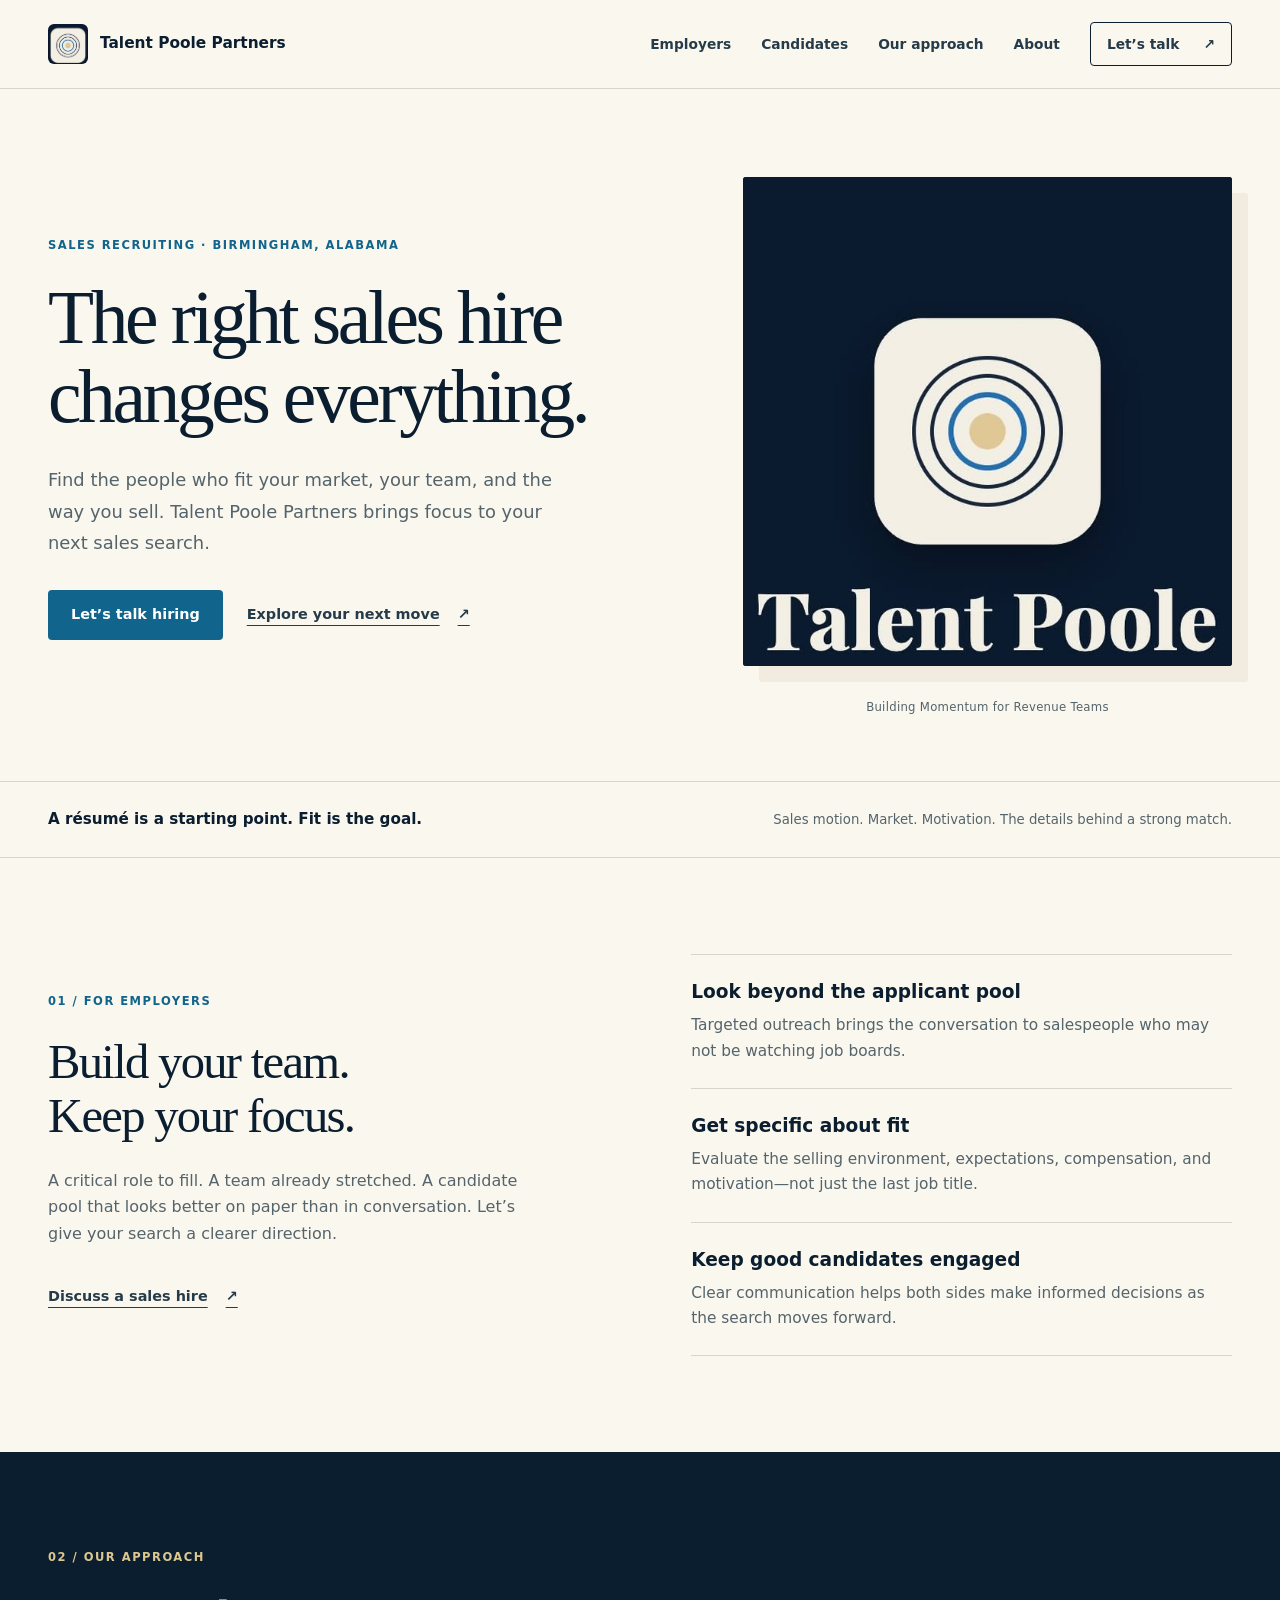
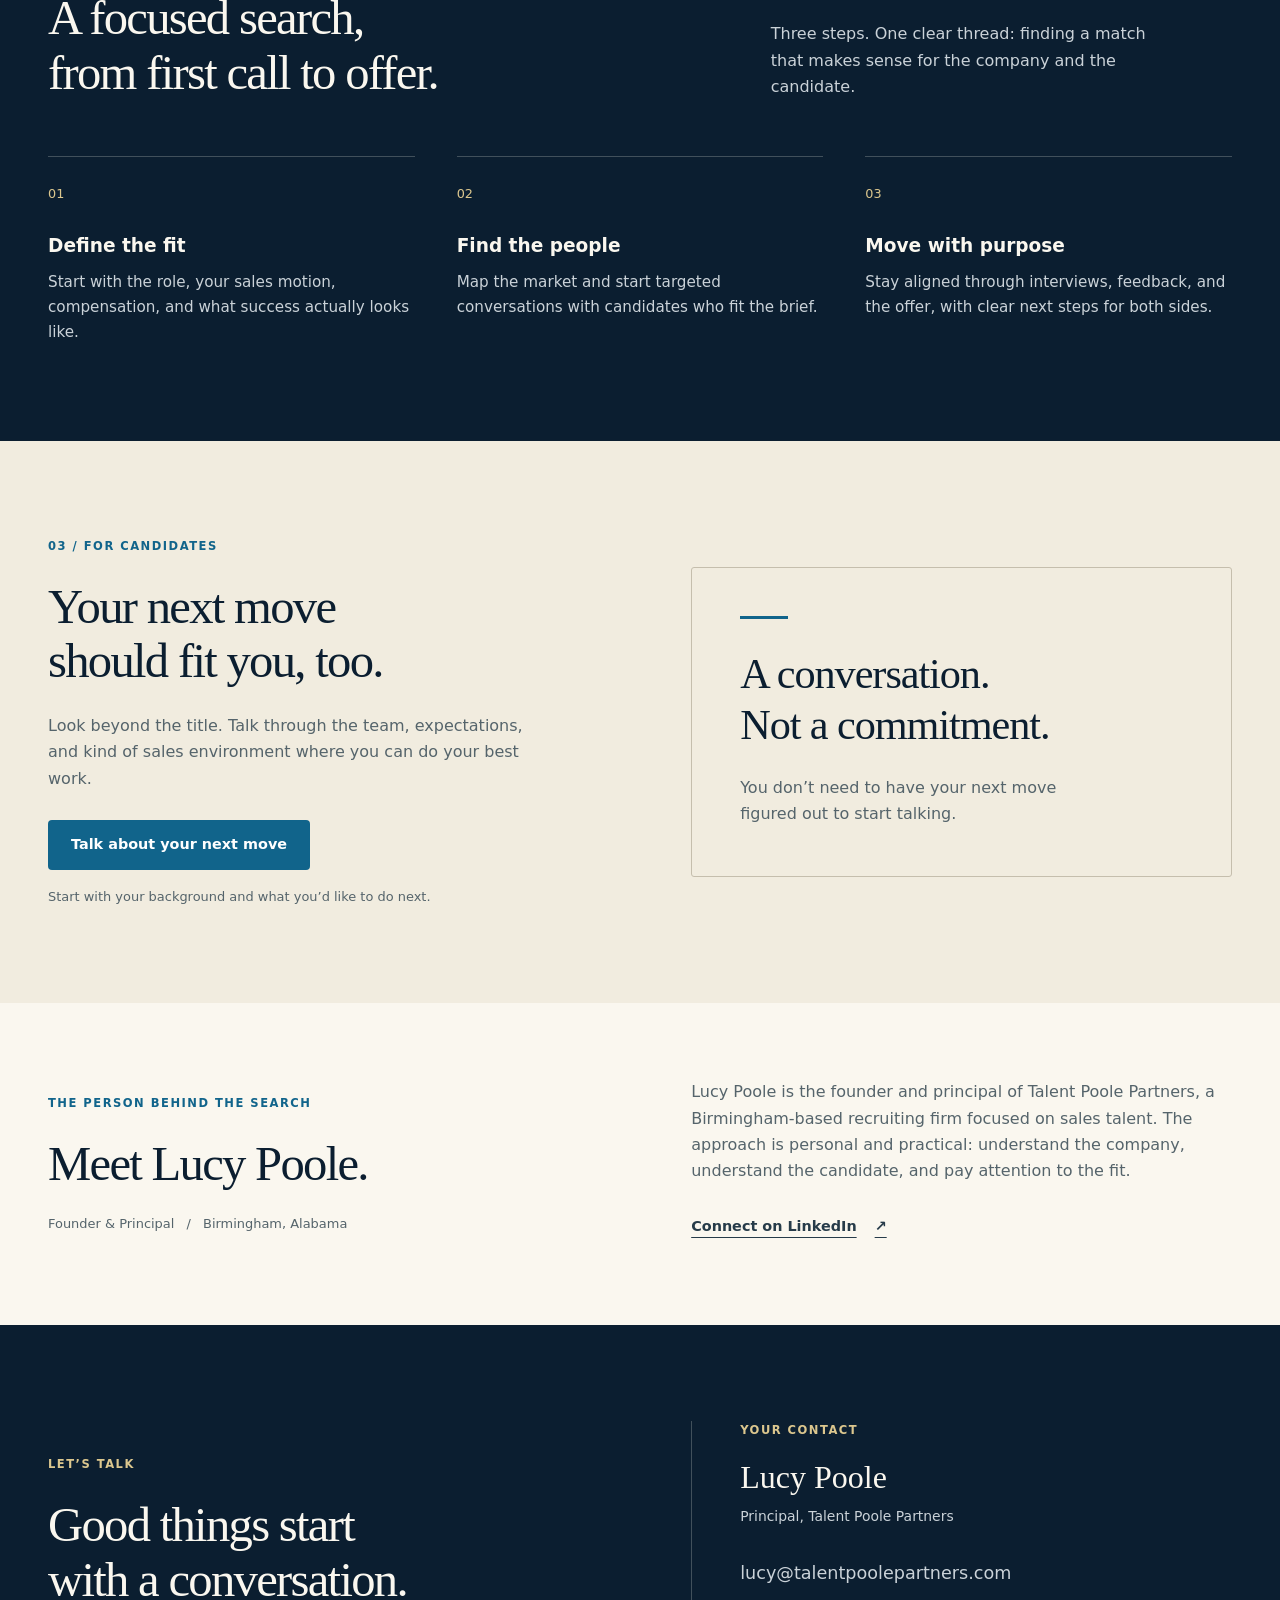
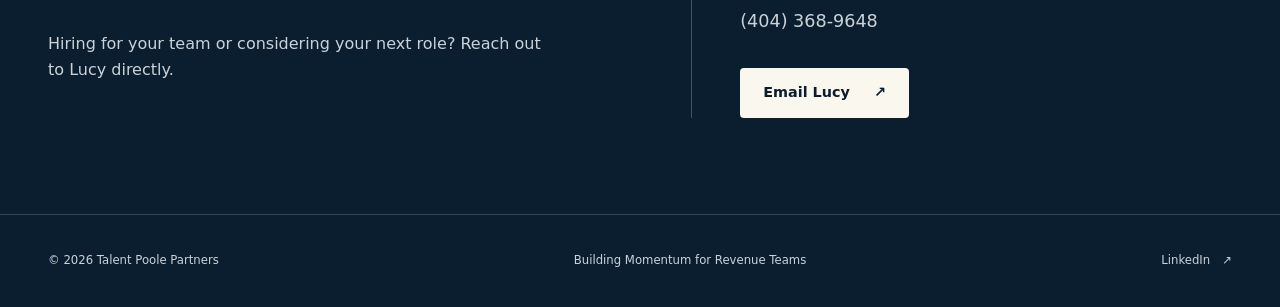
<file: index.html>
<!doctype html>
<html lang="en">
<head>
  <meta charset="utf-8" />
  <meta name="viewport" content="width=device-width, initial-scale=1" />
  <title>Talent Poole Partners | Sales Recruiting</title>
  <meta name="description" content="Sales recruiting with a focus on fit. Talent Poole Partners connects companies and sales professionals. Founded by Lucy Poole in Birmingham, Alabama." />
  <meta name="theme-color" content="#0b1e30" />
  <link rel="canonical" href="https://talent-poole-site.vercel.app/" />
  <meta property="og:type" content="website" />
  <meta property="og:title" content="Talent Poole Partners | Sales Recruiting" />
  <meta property="og:description" content="Building Momentum for Revenue Teams. Sales recruiting with a focus on fit." />
  <meta property="og:url" content="https://talent-poole-site.vercel.app/" />
  <meta property="og:image" content="https://talent-poole-site.vercel.app/assets/talent-poole-social-logo.jpg" />
  <meta property="og:image:alt" content="Talent Poole brand logo" />
  <meta name="twitter:card" content="summary" />
  <link rel="icon" href="./assets/talent-poole-mark.jpg" />
  <link rel="stylesheet" href="./styles.css" />
  <script src="./content/site-content.js" defer></script>
  <script src="./script.js" defer></script>
</head>
<body>
  <a class="skip-link" href="#top">Skip to content</a>
  <header class="site-header">
    <div class="header-inner">
      <a class="brand" href="#top" aria-label="Talent Poole Partners home">
        <img src="./assets/talent-poole-mark.jpg" alt="" width="40" height="40" />
        <span data-content="agency.name">Talent Poole Partners</span>
      </a>
      <button class="nav-toggle" type="button" aria-label="Open navigation" aria-expanded="false" aria-controls="site-nav" data-nav-toggle hidden><span></span><span></span></button>
      <nav class="nav-links" id="site-nav" aria-label="Main navigation" data-nav>
        <a href="#employers">Employers</a><a href="#candidates">Candidates</a><a href="#process">Our approach</a><a href="#about">About</a><a class="nav-contact" href="#contact">Let’s talk <span aria-hidden="true">↗</span></a>
      </nav>
    </div>
  </header>
  <main id="top" tabindex="-1">
    <section class="hero" aria-labelledby="hero-title">
      <div class="section-inner hero-grid">
        <div class="hero-content">
          <p class="section-kicker" data-content="hero.eyebrow">Sales recruiting · Birmingham, Alabama</p>
          <h1 id="hero-title" data-content="hero.headline">The right sales hire changes everything.</h1>
          <p class="hero-copy" data-content="hero.copy">Find the people who fit your market, your team, and the way you sell. Talent Poole Partners brings focus to your next sales search.</p>
          <div class="button-row">
            <a class="button primary" href="#contact" data-content="hero.primaryCta">Let’s talk hiring</a>
            <a class="text-link" href="#candidates"><span data-content="hero.secondaryCta">Explore your next move</span><span aria-hidden="true">↗</span></a>
          </div>
        </div>
        <div class="hero-visual">
          <div class="brand-art"><img src="./assets/talent-poole-social-logo.jpg" alt="Talent Poole" width="640" height="640" fetchpriority="high" /></div>
          <p class="brand-caption" data-content="agency.tagline">Building Momentum for Revenue Teams</p>
        </div>
      </div>
      <div class="fit-strip"><div class="section-inner"><p data-content="intro.headline">A résumé is a starting point. Fit is the goal.</p><p data-content="intro.copy">Sales motion. Market. Motivation. The details behind a strong match.</p></div></div>
    </section>
    <section class="section employers-section" id="employers" aria-labelledby="employer-title">
      <div class="section-inner two-column">
        <div class="section-heading">
          <p class="section-kicker">01 / For employers</p>
          <h2 id="employer-title" data-content="employers.headline">Build your team. Keep your focus.</h2>
          <p data-content="employers.copy">A critical role to fill. A team already stretched. A candidate pool that looks better on paper than in conversation. Let’s give your search a clearer direction.</p>
          <a class="text-link" data-email-intent="hiring" href="mailto:lucy@talentpoolepartners.com?subject=Let%E2%80%99s%20discuss%20a%20sales%20hire"><span data-content="employers.cta">Discuss a sales hire</span><span aria-hidden="true">↗</span></a>
        </div>
        <div class="feature-list" data-list="employers.points">
          <article class="feature-item"><h3>Look beyond the applicant pool</h3><p>Targeted outreach brings the conversation to salespeople who may not be watching job boards.</p></article>
          <article class="feature-item"><h3>Get specific about fit</h3><p>Evaluate the selling environment, expectations, compensation, and motivation—not just the last job title.</p></article>
          <article class="feature-item"><h3>Keep good candidates engaged</h3><p>Clear communication helps both sides make informed decisions as the search moves forward.</p></article>
        </div>
      </div>
    </section>
    <section class="section process-section" id="process" aria-labelledby="process-title">
      <div class="section-inner">
        <div class="process-heading"><div><p class="section-kicker">02 / Our approach</p><h2 id="process-title" data-content="process.headline">A focused search, from first call to offer.</h2></div><p data-content="process.copy">Three steps. One clear thread: finding a match that makes sense for the company and the candidate.</p></div>
        <ol class="process-list" role="list" data-list="process.steps">
          <li><h3>Define the fit</h3><p>Start with the role, your sales motion, compensation, and what success actually looks like.</p></li>
          <li><h3>Find the people</h3><p>Map the market and start targeted conversations with candidates who fit the brief.</p></li>
          <li><h3>Move with purpose</h3><p>Stay aligned through interviews, feedback, and the offer, with clear next steps for both sides.</p></li>
        </ol>
      </div>
    </section>
    <section class="section candidates-section" id="candidates" aria-labelledby="candidate-title">
      <div class="section-inner two-column">
        <div class="section-heading">
          <p class="section-kicker">03 / For candidates</p><h2 id="candidate-title" data-content="candidates.headline">Your next move should fit you, too.</h2>
          <p data-content="candidates.copy">Look beyond the title. Talk through the team, expectations, and kind of sales environment where you can do your best work.</p>
          <a class="button primary" data-email-intent="candidate" href="mailto:lucy@talentpoolepartners.com?subject=Let%E2%80%99s%20discuss%20my%20next%20sales%20role" data-content="candidates.cta">Talk about your next move</a>
          <p class="small-note" data-content="candidates.note">Start with your background and what you’d like to do next.</p>
        </div>
        <aside class="candidate-note" aria-label="A personal approach"><span class="note-rule" aria-hidden="true"></span><p class="note-title" data-content="candidates.stat">A conversation.
Not a commitment.</p><p data-content="candidates.statCopy">You don’t need to have your next move figured out to start talking.</p></aside>
      </div>
    </section>
    <section class="section about-section" id="about" aria-labelledby="about-title">
      <div class="section-inner two-column">
        <div><p class="section-kicker">The person behind the search</p><h2 id="about-title" data-content="about.headline">Meet Lucy Poole.</h2><p class="founder-title">Founder &amp; Principal <span aria-hidden="true">/</span> Birmingham, Alabama</p></div>
        <div class="about-copy"><p data-content="about.copy">Lucy Poole is the founder and principal of Talent Poole Partners, a Birmingham-based recruiting firm focused on sales talent. The approach is personal and practical: understand the company, understand the candidate, and pay attention to the fit.</p><a class="text-link" data-linkedin-link href="https://www.linkedin.com/company/talent-poole-partners/"><span data-content="about.link">Connect on LinkedIn</span><span aria-hidden="true">↗</span></a></div>
      </div>
    </section>
    <section class="contact-section" id="contact" aria-labelledby="contact-title">
      <div class="section-inner two-column">
        <div class="section-heading"><p class="section-kicker">Let’s talk</p><h2 id="contact-title" data-content="contact.headline">Good things start with a conversation.</h2><p data-content="contact.copy">Hiring for your team or considering your next role? Reach out to Lucy directly.</p></div>
        <address class="contact-card">
          <p class="card-kicker">Your contact</p><h3>Lucy Poole</h3><p>Principal, Talent Poole Partners</p>
          <div class="contact-methods"><a data-email-link href="mailto:lucy@talentpoolepartners.com">lucy@talentpoolepartners.com</a><a data-phone-link href="tel:+14043689648">(404) 368-9648</a></div>
          <a class="button light" data-email-cta href="mailto:lucy@talentpoolepartners.com">Email Lucy <span aria-hidden="true">↗</span></a>
        </address>
      </div>
    </section>
  </main>
  <footer class="site-footer"><div class="section-inner footer-inner"><p>© <span data-year>2026</span> <span data-content="agency.name">Talent Poole Partners</span></p><p data-content="agency.tagline">Building Momentum for Revenue Teams</p><a data-linkedin-link href="https://www.linkedin.com/company/talent-poole-partners/">LinkedIn <span aria-hidden="true">↗</span></a></div></footer>
</body>
</html>
</file>
<file: styles.css>
:root {
  --ink:#0b1e30;
  --text:#263b49;
  --muted:#55646b;
  --paper:#faf7ef;
  --cream:#f1ecdf;
  --line:#d8d5ca;
  --blue:#11648b;
  --gold:#dcc78e;
  font-family:ui-sans-serif,system-ui,-apple-system,BlinkMacSystemFont,"Segoe UI",sans-serif;
  color-scheme:light;
}
* {
  box-sizing:border-box;
}
html {
  scroll-behavior:smooth;
  scroll-padding-top:100px;
}
body {
  margin:0;
  background:var(--paper);
  color:var(--text);
  font-size:16px;
  line-height:1.65;
}
a {
  color:inherit;
  text-decoration:none;
}
button {
  font:inherit;
}
p,h1,h2,h3 {
  margin:0;
}
img {
  max-width:100%;
  display:block;
}
a,button {
  -webkit-tap-highlight-color:transparent;
}
a:focus-visible,button:focus-visible {
  outline:3px solid var(--blue);
  outline-offset:6px;
}
section[id] {
  scroll-margin-top:10px;
}
h1,h2,.note-title {
  font-family:Georgia,"Times New Roman",serif;
  font-weight:400;
  color:var(--ink);
  text-wrap:balance;
}
h1 {
  font-size:clamp(3.5rem,5.9vw,5.6rem);
  line-height:1.04;
  letter-spacing:-.045em;
}
h2 {
  font-size:clamp(2.4rem,3.8vw,3.55rem);
  line-height:1.12;
  letter-spacing:-.035em;
}
h3 {
  font-size:1.16rem;
  line-height:1.35;
  font-weight:650;
}
::selection {
  background:var(--gold);
  color:var(--ink);
}
.section-inner {
  width:min(100% - 96px,1200px);
  margin-inline:auto;
}
.section>.section-inner,.contact-section>.section-inner {
  padding-block:96px;
}
.section-kicker,.card-kicker {
  font-size:.72rem;
  text-transform:uppercase;
  letter-spacing:.13em;
  font-weight:750;
  color:var(--blue);
  margin-bottom:24px;
}
.two-column {
  display:grid;
  grid-template-columns:1fr 1fr;
  gap:clamp(48px,8vw,120px);
  align-items:center;
}
.section-heading>p:not(.section-kicker) {
  margin-top:24px;
  color:var(--muted);
  max-width:49ch;
}
.section-heading>.button,.section-heading>.text-link {
  margin-top:28px;
}
.site-header {
  position:sticky;
  top:0;
  z-index:20;
  background:rgba(250,247,239,.97);
  border-bottom:1px solid var(--line);
}
.header-inner {
  height:88px;
  width:min(100% - 96px,1320px);
  margin:auto;
  display:flex;
  align-items:center;
  justify-content:space-between;
  gap:28px;
}
.brand {
  display:flex;
  align-items:center;
  gap:12px;
  color:var(--ink);
  font-size:.96rem;
  font-weight:700;
}
.brand img {
  border-radius:6px;
  flex-shrink:0;
}
.nav-links {
  display:flex;
  align-items:center;
  gap:30px;
  font-size:.86rem;
  font-weight:600;
}
.nav-links a {
  padding-block:12px;
}
.nav-links a:hover,.text-link:hover {
  color:var(--blue);
}
.nav-links .nav-contact {
  border:1px solid var(--ink);
  border-radius:4px;
  padding:10px 16px;
  display:flex;
  gap:24px;
}
.nav-toggle {
  border:1px solid var(--line);
  border-radius:4px;
  background:none;
  width:44px;
  height:44px;
  flex-shrink:0;
  padding:10px;
  cursor:pointer;
}
.nav-toggle span {
  display:block;
  height:2px;
  background:var(--ink);
  margin:6px 0;
}
.skip-link {
  position:fixed;
  left:20px;
  top:-100px;
  background:var(--ink);
  color:white;
  padding:12px 20px;
  z-index:30;
}
.skip-link:focus {
  top:12px;
}
.hero-grid {
  display:grid;
  grid-template-columns:1.18fr 1fr;
  gap:70px;
  align-items:center;
  padding-block:70px 64px;
}
.hero-copy {
  font-size:1.12rem;
  line-height:1.75;
  max-width:46ch;
  margin-top:28px;
  color:var(--muted);
}
.button-row {
  display:flex;
  align-items:center;
  flex-wrap:wrap;
  gap:24px;
  margin-top:32px;
}
.button {
  display:inline-flex;
  align-items:center;
  justify-content:center;
  gap:24px;
  min-height:50px;
  border:1px solid transparent;
  border-radius:4px;
  padding:12px 22px;
  font-weight:650;
  font-size:.9rem;
  transition:background .16s,color .16s;
}
.primary {
  background:var(--blue);
  color:#fff;
}
.primary:hover {
  background:var(--ink);
}
.text-link {
  display:inline-flex;
  align-items:center;
  gap:18px;
  font-size:.9rem;
  font-weight:650;
  text-decoration:underline;
  text-underline-offset:6px;
  text-decoration-thickness:1px;
  min-height:44px;
}
.hero-visual {
  padding:18px 0 0 22px;
}
.brand-art {
  position:relative;
  background:var(--ink);
  border-radius:3px;
  box-shadow:16px 16px 0 var(--cream);
}
.brand-art img {
  width:100%;
  height:auto;
  border-radius:3px;
}
.brand-caption {
  text-align:center;
  font-size:.73rem;
  letter-spacing:.025em;
  margin-top:32px;
  color:var(--muted);
}
.fit-strip {
  border-top:1px solid var(--line);
  border-bottom:1px solid var(--line);
}
.fit-strip .section-inner {
  display:flex;
  align-items:center;
  justify-content:space-between;
  gap:32px;
  padding-block:25px;
}
.fit-strip p:first-child {
  font-weight:650;
  font-size:.95rem;
  color:var(--ink);
}
.fit-strip p:last-child {
  font-size:.83rem;
  color:var(--muted);
}
.feature-list {
  border-top:1px solid var(--line);
}
.feature-item {
  padding:24px 0;
  border-bottom:1px solid var(--line);
}
.feature-item h3 {
  margin-bottom:9px;
  color:var(--ink);
}
.feature-item p {
  color:var(--muted);
  font-size:.96rem;
}
.process-section {
  background:var(--ink);
  color:#cad2d8;
}
.process-section h2 {
  color:var(--paper);
}
.process-section .section-kicker,.contact-section .section-kicker {
  color:var(--gold);
}
.process-heading {
  display:grid;
  grid-template-columns:1.35fr 1fr;
  gap:100px;
  align-items:end;
}
.process-heading>p {
  max-width:38ch;
  font-size:1rem;
}
.process-list {
  list-style:none;
  counter-reset:steps;
  padding:0;
  display:grid;
  grid-template-columns:repeat(3,1fr);
  gap:42px;
  margin:56px 0 0;
}
.process-list li {
  border-top:1px solid #41505b;
  padding-top:26px;
  counter-increment:steps;
}
.process-list li:before {
  content:counter(steps,decimal-leading-zero);
  display:block;
  color:var(--gold);
  font-size:.8rem;
  margin-bottom:28px;
}
.process-list h3 {
  color:var(--paper);
  margin-bottom:12px;
}
.process-list p {
  font-size:.95rem;
  color:#cad2d8;
}
.process-section a:focus-visible,.contact-section a:focus-visible,.site-footer a:focus-visible {
  outline-color:var(--gold);
}
.candidates-section {
  background:var(--cream);
}
.candidate-note {
  padding:48px;
  border:1px solid #c5bead;
  border-radius:3px;
}
.note-rule {
  display:block;
  width:48px;
  height:3px;
  background:var(--blue);
  margin-bottom:30px;
}
.note-title {
  font-size:clamp(2rem,3.3vw,3rem);
  line-height:1.2;
  white-space:pre-line;
  letter-spacing:-.025em;
  margin-bottom:24px;
}
.candidate-note>p:last-child {
  color:var(--muted);
  max-width:32ch;
}
.section-heading>p.small-note {
  font-size:.81rem;
  margin-top:16px;
}
.about-section>.section-inner {
  padding-block:76px;
}
.founder-title {
  font-size:.81rem;
  margin-top:22px;
  color:var(--muted);
}
.founder-title span {
  margin-inline:8px;
}
.about-copy>p {
  color:var(--muted);
}
.about-copy>.text-link {
  margin-top:20px;
}
.contact-section {
  background:var(--ink);
  color:#cad2d8;
}
.contact-section h2 {
  color:var(--paper);
}
.contact-section .section-heading>p:not(.section-kicker) {
  color:#cad2d8;
}
.contact-card {
  font-style:normal;
  padding-left:48px;
  border-left:1px solid #41505b;
}
.card-kicker {
  color:var(--gold);
  margin-bottom:16px;
}
.contact-card h3 {
  font-family:Georgia,"Times New Roman",serif;
  font-weight:400;
  font-size:2rem;
  color:var(--paper);
  margin-bottom:6px;
}
.contact-card>p:not(.card-kicker) {
  font-size:.87rem;
}
.contact-methods {
  display:grid;
  gap:4px;
  margin-block:24px;
}
.contact-methods a {
  font-size:clamp(.9rem,1.4vw,1.1rem);
  min-height:44px;
  display:flex;
  align-items:center;
  overflow-wrap:anywhere;
  word-break:break-word;
}
.contact-methods a:hover {
  text-decoration:underline;
  text-underline-offset:5px;
}
.light {
  background:var(--paper);
  color:var(--ink);
}
.light:hover {
  background:var(--gold);
}
.site-footer {
  background:var(--ink);
  color:#cad2d8;
  border-top:1px solid #34434e;
}
.footer-inner {
  display:flex;
  flex-wrap:wrap;
  align-items:center;
  justify-content:space-between;
  gap:16px;
  padding-block:24px;
  font-size:.73rem;
}
.footer-inner>a {
  min-height:44px;
  display:inline-flex;
  align-items:center;
  gap:12px;
}
@media(min-width:861px) {
  .nav-toggle {
    display:none;
  }
}
@media(max-width:1100px) {
  .header-inner,.section-inner {
    width:calc(100% - 64px);
  }
  .nav-links {
    gap:20px;
  }
  .hero-grid {
    gap:38px;
  }
  .hero-visual {
    padding-left:0;
  }
  .process-heading {
    gap:48px;
  }
}
@media(max-width:860px) {
  html:not(.has-js) .site-header {
    position: static;
  }
  html {
    scroll-padding-top:86px;
  }
  .header-inner {
    min-height:76px;
    height:auto;
    flex-wrap:wrap;
    gap:0;
    padding-block:16px;
  }
  .brand {
    font-size:.9rem;
  }
  .brand img {
    width:34px;
    height:34px;
  }
  .nav-links {
    width:100%;
    display:flex;
    flex-wrap:wrap;
    gap:4px 24px;
    padding-top:16px;
  }
  .nav-links .nav-contact {
    border:0;
    padding:12px 0;
  }
  .has-js .nav-toggle {
    display:block;
  }
  .has-js .nav-links {
    display:none;
  }
  .has-js .nav-links.is-open {
    display:flex;
    flex-direction:column;
    align-items:stretch;
    gap:0;
    padding-top:12px;
  }
  .has-js .nav-links a {
    border-top:1px solid var(--line);
  }
  .hero-grid {
    grid-template-columns:1.2fr 1fr;
    gap:32px;
    padding-block:56px;
  }
  h1 {
    font-size:clamp(2.8rem,6.4vw,4rem);
  }
  .hero-copy {
    font-size:1rem;
  }
  .hero .section-kicker {
    font-size:.64rem;
  }
  .hero-visual {
    padding-top:0;
  }
  .brand-caption {
    font-size:.65rem;
  }
  .button-row {
    gap:14px;
  }
  .fit-strip .section-inner {
    align-items:flex-start;
    flex-direction:column;
    gap:5px;
  }
  .two-column {
    gap:40px;
  }
  .section>.section-inner,.contact-section>.section-inner {
    padding-block:70px;
  }
  .process-heading {
    grid-template-columns:1fr;
    gap:24px;
  }
  .process-heading>p {
    max-width:55ch;
  }
  .process-list {
    gap:26px;
  }
  .candidate-note {
    padding:30px;
  }
  .contact-card {
    padding-left:28px;
  }
}
@media(max-width:600px) {
  .header-inner,.section-inner {
    width:calc(100% - 40px);
  }
  .hero-grid {
    grid-template-columns:1fr;
    gap:38px;
    padding-block:42px;
  }
  .hero .section-kicker {
    font-size:.65rem;
    margin-bottom:22px;
  }
  h1 {
    font-size:clamp(2.85rem,11vw,4rem);
    max-width:12ch;
  }
  h2 {
    font-size:2.5rem;
  }
  .hero-copy {
    max-width:42ch;
  }
  .hero-visual {
    display:none;
  }
  .button-row {
    align-items:flex-start;
    flex-direction:column;
    gap:10px;
    margin-top:26px;
  }
  .fit-strip .section-inner {
    padding-block:20px;
  }
  .fit-strip p:first-child {
    font-size:.88rem;
  }
  .fit-strip p:last-child {
    font-size:.78rem;
  }
  .two-column {
    grid-template-columns:1fr;
    gap:36px;
  }
  .section>.section-inner,.contact-section>.section-inner {
    padding-block:58px;
  }
  .section-kicker {
    margin-bottom:20px;
  }
  .process-list {
    grid-template-columns:1fr;
    gap:26px;
    margin-top:36px;
  }
  .process-list li {
    display:grid;
    grid-template-columns:32px 1fr;
    column-gap:16px;
    padding-top:22px;
  }
  .process-list li:before {
    grid-column:1;
    grid-row:1 / 3;
    margin:0;
    padding-top:3px;
  }
  .process-list h3,.process-list p {
    grid-column:2;
  }
  .candidate-note {
    padding:30px;
  }
  .contact-card {
    padding:28px 0 0;
    border-left:0;
    border-top:1px solid #41505b;
  }
  .footer-inner {
    flex-direction:column;
    align-items:flex-start;
    gap:4px;
  }
  .about-section>.section-inner {
    padding-block:58px;
  }
  .founder-title {
    max-width:30ch;
  }
}
@media(prefers-reduced-motion:reduce) {
  html {
    scroll-behavior:auto;
  }
  *,*::before,*::after {
    transition:none!important;
  }
}
</file>
